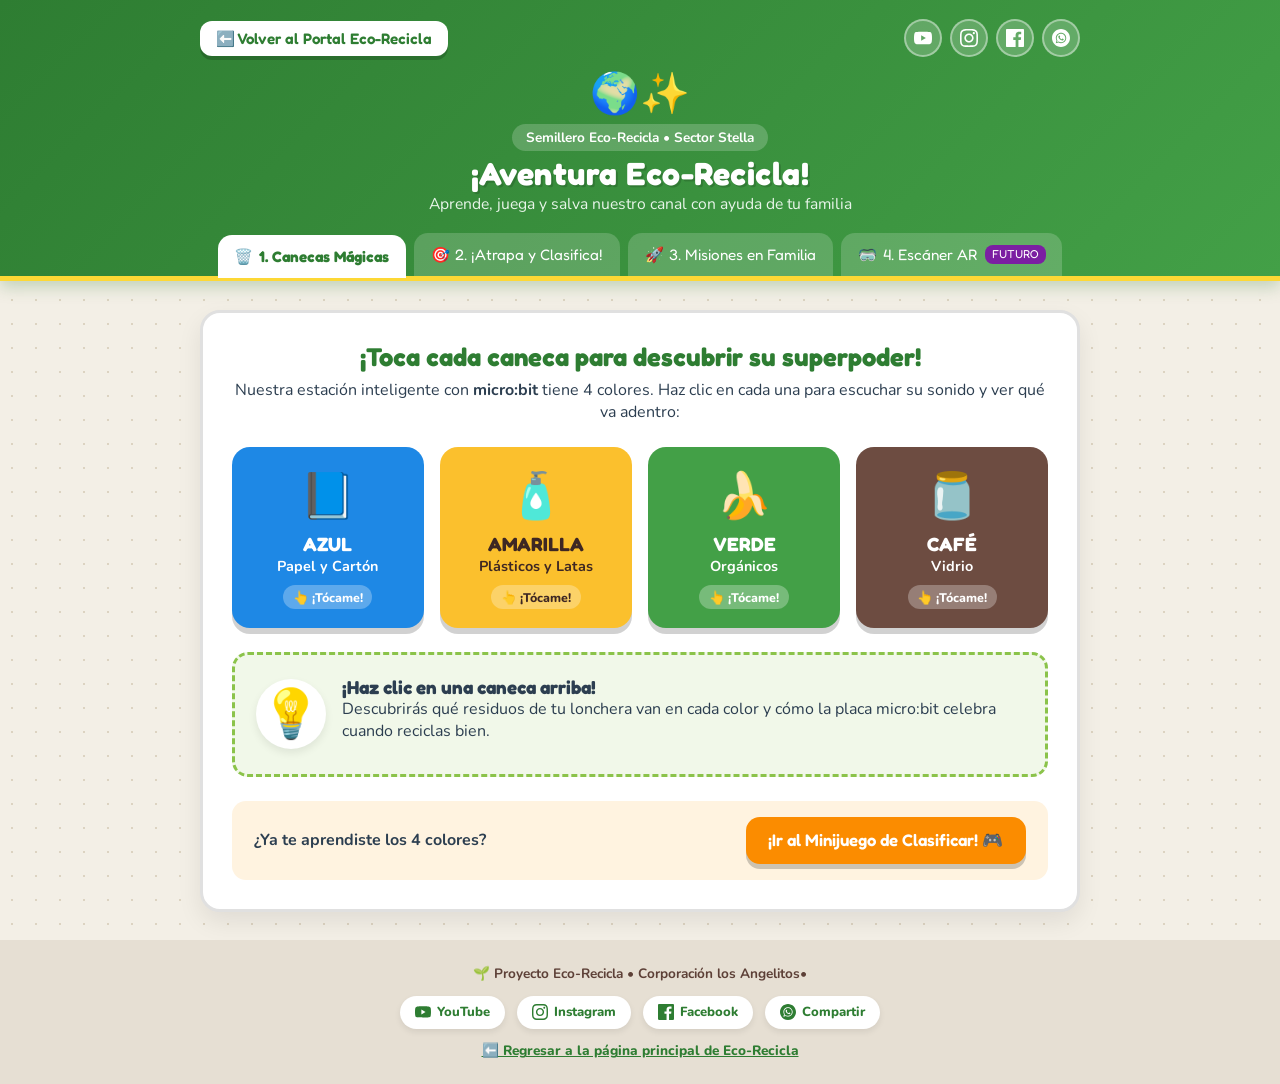
<file: juegos.html>
<!DOCTYPE html>
<html lang="es">
<head>
  <meta charset="UTF-8">
  <meta name="viewport" content="width=device-width, initial-scale=1.0">
  <title>Eco-Recicla Kids • Guardianes del Canal Stella (AR/VR)</title>
  <link rel="preconnect" href="https://fonts.googleapis.com">
  <link rel="preconnect" href="https://fonts.gstatic.com" crossorigin>
  <link href="https://fonts.googleapis.com/css2?family=Fredoka:wght@400;600;700&family=Nunito:wght@400;600;700;800&display=swap" rel="stylesheet">
  <style>
    * { box-sizing: border-box; margin: 0; padding: 0; }
    body {
      font-family: 'Nunito', sans-serif;
      background-color: #f3efe6;
      background-image: radial-gradient(#dcd3c1 1.5px, transparent 1.5px);
      background-size: 24px 24px;
      color: #2c3e50;
      min-height: 100vh;
      display: flex;
      flex-direction: column;
    }
    h1, h2, h3, .bin-color-name, .btn-fun { font-family: 'Fredoka', sans-serif; }

    /* ENCABEZADO Y BARRA SUPERIOR */
    .hero-header {
      background: linear-gradient(135deg, #2e7d32 0%, #43a047 100%);
      color: #ffffff;
      padding: 1.2rem 1rem 0 1rem;
      text-align: center;
      box-shadow: 0 6px 15px rgba(46, 125, 50, 0.25);
      border-bottom: 5px solid #fdd835;
      position: relative;
    }
    .top-nav-bar {
      max-width: 880px;
      margin: 0 auto 0.6rem auto;
      display: flex;
      justify-content: space-between;
      align-items: center;
      flex-wrap: wrap;
      gap: 0.6rem;
    }
    .btn-home-back {
      display: inline-flex;
      align-items: center;
      gap: 0.4rem;
      background-color: #ffffff;
      color: #2e7d32;
      text-decoration: none;
      font-family: 'Fredoka', sans-serif;
      font-size: 0.95rem;
      font-weight: 600;
      padding: 0.5rem 1rem;
      border-radius: 12px;
      box-shadow: 0 4px 0 rgba(0, 0, 0, 0.18);
      transition: transform 0.15s, background-color 0.2s;
    }
    .btn-home-back:hover { background-color: #f1f8e9; transform: translateY(-2px); }

    /* ICONOS REDES SOCIALES EN ENCABEZADO */
    .social-bar {
      display: flex;
      align-items: center;
      gap: 0.5rem;
    }
    .social-link {
      width: 38px;
      height: 38px;
      border-radius: 50%;
      background: rgba(255, 255, 255, 0.2);
      color: #ffffff;
      display: inline-flex;
      align-items: center;
      justify-content: center;
      text-decoration: none;
      transition: transform 0.2s, background 0.2s;
      border: 2px solid rgba(255, 255, 255, 0.4);
    }
    .social-link:hover {
      background: #ffffff;
      color: #2e7d32;
      transform: translateY(-3px) scale(1.08);
    }
    .social-link svg { width: 18px; height: 18px; fill: currentColor; }

    .mascot-bubble { font-size: 2.5rem; animation: bounce 2s infinite; display: inline-block; }
    @keyframes bounce { 0%, 100% { transform: translateY(0); } 50% { transform: translateY(-7px); } }
    .pill-badge {
      display: block; width: fit-content; margin: 0.2rem auto;
      background: rgba(255, 255, 255, 0.2); padding: 0.25rem 0.9rem;
      border-radius: 20px; font-size: 0.85rem; font-weight: 700;
    }
    .hero-header h1 { font-size: 2rem; letter-spacing: 0.5px; text-shadow: 2px 2px 0px rgba(0, 0, 0, 0.15); }
    .hero-header p { font-size: 0.98rem; color: #e8f5e9; margin-bottom: 1.1rem; }

    /* PESTAÑAS DE NAVEGACIÓN */
    .tab-nav { display: flex; justify-content: center; gap: 0.5rem; flex-wrap: wrap; max-width: 900px; margin: 0 auto; }
    .tab-btn {
      background: rgba(255, 255, 255, 0.18); color: #ffffff; border: none;
      padding: 0.75rem 1.05rem; border-radius: 14px 14px 0 0;
      font-family: 'Fredoka', sans-serif; font-size: 0.95rem; cursor: pointer;
      transition: all 0.2s; display: flex; align-items: center; gap: 0.35rem;
    }
    .tab-btn:hover { background: rgba(255, 255, 255, 0.3); }
    .tab-btn.active { background: #ffffff; color: #2e7d32; font-weight: 700; transform: translateY(2px); }

    .main-container { max-width: 880px; width: 94%; margin: 1.8rem auto; flex: 1; }
    .tab-panel {
      display: none; background: #ffffff; padding: 1.8rem; border-radius: 20px;
      box-shadow: 0 10px 25px rgba(0, 0, 0, 0.08); border: 3px solid #e0e0e0;
      animation: popIn 0.3s ease;
    }
    .tab-panel.active { display: block; }
    @keyframes popIn { from { opacity: 0; transform: scale(0.97); } to { opacity: 1; transform: scale(1); } }

    .section-intro { text-align: center; margin-bottom: 1.5rem; }
    .section-intro h2 { color: #2e7d32; font-size: 1.6rem; margin-bottom: 0.4rem; }

    /* PESTAÑA 1: CANECAS */
    .bins-showcase { display: grid; grid-template-columns: repeat(auto-fit, minmax(160px, 1fr)); gap: 1rem; margin-bottom: 1.5rem; }
    .bin-card {
      border-radius: 18px; padding: 1.2rem 0.8rem; text-align: center; color: #ffffff;
      cursor: pointer; transition: transform 0.2s, box-shadow 0.2s;
      box-shadow: 0 6px 0 rgba(0,0,0,0.18); position: relative; user-select: none;
    }
    .bin-card:hover { transform: translateY(-6px) scale(1.03); }
    .bin-card:active { transform: translateY(2px); }
    .bin-blue { background: #1e88e5; }
    .bin-yellow { background: #fbc02d; color: #3e2723; }
    .bin-green { background: #43a047; }
    .bin-brown { background: #6d4c41; }
    .bin-emoji { font-size: 2.8rem; margin-bottom: 0.3rem; }
    .bin-color-name { font-size: 1.2rem; font-weight: 700; display: block; }
    .bin-body p { font-size: 0.9rem; font-weight: 700; }
    .tap-hint {
      display: inline-block; margin-top: 0.6rem; background: rgba(255, 255, 255, 0.28);
      padding: 0.2rem 0.6rem; border-radius: 12px; font-size: 0.78rem; font-weight: 800;
    }

    .inspector-box {
      background: #f1f8e9; border: 3px dashed #8bc34a; border-radius: 16px;
      padding: 1.3rem; display: flex; align-items: center; gap: 1rem; margin-bottom: 1.5rem;
    }
    .inspector-icon {
      font-size: 3rem; background: #ffffff; width: 70px; height: 70px; border-radius: 50%;
      display: flex; align-items: center; justify-content: center; flex-shrink: 0;
      box-shadow: 0 4px 8px rgba(0,0,0,0.08);
    }
    .examples-pills { display: flex; flex-wrap: wrap; gap: 0.5rem; margin-top: 0.7rem; }
    .ex-pill {
      background: #ffffff; border: 2px solid #aed581; padding: 0.25rem 0.75rem;
      border-radius: 20px; font-size: 0.85rem; font-weight: 700; color: #33691e;
    }

    .next-step-banner {
      background: #fff3e0; border-radius: 14px; padding: 1rem 1.4rem;
      display: flex; justify-content: space-between; align-items: center; flex-wrap: wrap; gap: 1rem; font-weight: 700;
    }

    .btn-fun {
      border: none; padding: 0.85rem 1.4rem; border-radius: 14px; font-size: 1.05rem;
      font-weight: 600; cursor: pointer; color: #ffffff; transition: transform 0.1s;
      box-shadow: 0 5px 0 rgba(0,0,0,0.2); text-decoration: none; display: inline-block;
    }
    .btn-fun:active { transform: translateY(3px); box-shadow: 0 2px 0 rgba(0,0,0,0.2); }
    .btn-orange { background: #fb8c00; }
    .btn-green-action { background: #43a047; }
    .btn-blue-action { background: #1e88e5; }
    .btn-purple-action { background: #7b1fa2; }
    .btn-gray-action { background: #607d8b; }
    .btn-large { width: 100%; font-size: 1.2rem; padding: 1rem; }

    /* PESTAÑA 2: MINIJUEGO ARCADE */
    .arcade-board { background: #e3f2fd; border-radius: 18px; padding: 1.5rem; border: 3px solid #90caf9; }
    .arcade-hud { display: flex; justify-content: space-between; margin-bottom: 1rem; }
    .hud-pill { background: #ffffff; padding: 0.4rem 1rem; border-radius: 20px; font-weight: 800; color: #1565c0; box-shadow: 0 3px 6px rgba(0,0,0,0.06); }
    .trash-floating-card {
      background: #ffffff; max-width: 340px; margin: 0 auto 1.2rem auto; padding: 1.3rem;
      border-radius: 20px; text-align: center; box-shadow: 0 8px 18px rgba(0,0,0,0.1); border: 3px solid #bbdefb;
    }
    .trash-big-emoji { font-size: 4rem; display: block; animation: wiggle 1.5s infinite; }
    @keyframes wiggle { 0%, 100% { transform: rotate(-4deg); } 50% { transform: rotate(4deg); } }
    .trash-question {
      display: inline-block; margin-top: 0.4rem; background: #fff9c4; padding: 0.2rem 0.7rem;
      border-radius: 10px; font-size: 0.85rem; font-weight: 700; color: #f57f17;
    }
    .arcade-toast { text-align: center; min-height: 28px; font-weight: 800; font-size: 1rem; margin-bottom: 1rem; }
    .arcade-bins-row { display: grid; grid-template-columns: repeat(4, 1fr); gap: 0.7rem; }
    .arcade-bin-btn {
      border: none; border-radius: 14px; padding: 0.8rem 0.4rem; color: #ffffff;
      font-family: 'Fredoka', sans-serif; font-size: 1rem; cursor: pointer;
      box-shadow: 0 5px 0 rgba(0,0,0,0.2); transition: transform 0.1s;
    }
    .arcade-bin-btn span { font-size: 1.8rem; display: block; }
    .arcade-bin-btn small { font-family: 'Nunito', sans-serif; font-size: 0.75rem; font-weight: 700; }
    .arcade-bin-btn:active { transform: translateY(3px); }
    .bg-blue { background: #1e88e5; }
    .bg-yellow { background: #fbc02d; color: #3e2723; }
    .bg-green { background: #43a047; }
    .bg-brown { background: #6d4c41; }
    .arcade-end-screen { text-align: center; padding: 1.5rem; background: #ffffff; border-radius: 16px; }
    .trophy-anim { font-size: 3.5rem; }
    .arcade-end-btns { display: flex; justify-content: center; gap: 1rem; margin-top: 1.2rem; flex-wrap: wrap; }

    /* PESTAÑA 3: MISIONES EN FAMILIA */
    .mission-card { display: none; }
    .mission-card.active { display: block; }
    .welcome-hero { text-align: center; margin-bottom: 1.5rem; }
    .hero-emoji { font-size: 3rem; }
    .welcome-hero h2 { color: #2e7d32; font-size: 1.6rem; margin: 0.4rem 0; }
    .kid-input-box { background: #f9fbe7; padding: 1.2rem; border-radius: 14px; border: 2px solid #c5e1a5; margin-bottom: 1.2rem; }
    .kid-input-box label { display: block; font-weight: 800; margin-bottom: 0.5rem; color: #33691e; }
    .kid-input-box input { width: 100%; padding: 0.8rem 1rem; border-radius: 10px; border: 2px solid #9ccc65; font-size: 1.05rem; font-family: inherit; }
    .error-text { color: #d32f2f; font-weight: 700; }
    .family-box-kid {
      background: #fff8e1; border: 2px solid #ffe082; border-left: 6px solid #ffb300;
      border-radius: 12px; padding: 1rem; display: flex; gap: 0.8rem; align-items: flex-start; margin-bottom: 1.3rem;
    }
    .fam-icon { font-size: 2rem; }
    .mission-top-bar { display: flex; justify-content: space-between; align-items: center; flex-wrap: wrap; gap: 0.5rem; margin-bottom: 0.8rem; }
    .player-badge, .area-badge, .stars-badge { padding: 0.35rem 0.8rem; border-radius: 20px; font-size: 0.88rem; font-weight: 700; }
    .player-badge { background: #e8f5e9; color: #2e7d32; }
    .area-badge { background: #e0f7fa; color: #00838f; }
    .stars-badge { background: #fff9c4; color: #f57f17; }
    .kid-progress-track { height: 14px; background: #eeeeee; border-radius: 10px; overflow: hidden; margin-bottom: 0.4rem; }
    .kid-progress-fill { height: 100%; width: 0%; background: linear-gradient(90deg, #66bb6a, #fbc02d); transition: width 0.4s ease; }
    .step-label { font-size: 0.85rem; font-weight: 700; color: #757575; margin-bottom: 0.8rem; }
    .m-title { color: #1b5e20; font-size: 1.35rem; margin-bottom: 0.6rem; }
    .story-bubble { background: #f5f5f5; padding: 1rem 1.2rem; border-radius: 14px; font-size: 1.02rem; font-weight: 600; margin-bottom: 1.2rem; }
    .kid-options-list { display: flex; flex-direction: column; gap: 0.8rem; margin-bottom: 1.2rem; }
    .option-btn {
      background: #ffffff; border: 2.5px solid #cfd8dc; padding: 1rem; border-radius: 14px;
      font-family: inherit; font-size: 0.98rem; font-weight: 700; text-align: left; cursor: pointer; transition: all 0.2s;
    }
    .option-btn:hover:not(:disabled) { border-color: #66bb6a; background: #f1f8e9; transform: translateX(4px); }
    .option-btn.correct { background: #c8e6c9; border-color: #2e7d32; color: #1b5e20; }
    .option-btn.wrong { background: #ffcdd2; border-color: #c62828; color: #b71c1c; }
    .kid-feedback { background: #e8f5e9; border: 2px solid #81c784; border-radius: 14px; padding: 1.2rem; }
    .kid-feedback p { margin-bottom: 1rem; font-size: 0.96rem; }

    .diploma-frame { border: 6px double #43a047; border-radius: 20px; padding: 1.8rem; text-align: center; background: #fafffa; }
    .diploma-medal { font-size: 3.8rem; }
    .diploma-tag { background: #fdd835; color: #3e2723; font-weight: 800; padding: 0.25rem 0.9rem; border-radius: 20px; font-size: 0.85rem; }
    .diploma-frame h2 { color: #2e7d32; font-size: 1.7rem; margin: 0.7rem 0; }
    .final-stars-box { background: #e8f5e9; padding: 0.9rem; border-radius: 14px; margin: 1rem auto; max-width: 320px; }
    .final-stars-box strong { font-size: 1.6rem; color: #2e7d32; }
    .rank-pill { margin-top: 0.4rem; font-weight: 800; color: #ef6c00; }
    .diploma-msg { font-size: 0.98rem; margin-bottom: 1.2rem; }
    .family-pact { background: #fff8e1; border: 2px dashed #ffb300; border-radius: 12px; padding: 1rem; margin-bottom: 1.5rem; }
    .diploma-actions { display: flex; justify-content: center; gap: 1rem; flex-wrap: wrap; }

    /* ======================================================= */
    /* PESTAÑA 4: ESCÁNER AR (REALIDAD AUMENTADA) Y PROYECCIÓN */
    /* ======================================================= */
    .ar-badge-new {
      background: #7b1fa2;
      color: #ffffff;
      font-size: 0.72rem;
      padding: 0.15rem 0.45rem;
      border-radius: 8px;
      margin-left: 0.2rem;
    }
    .ar-container {
      background: #1a2332;
      border-radius: 20px;
      padding: 1.5rem;
      color: #ffffff;
      text-align: center;
      border: 4px solid #7b1fa2;
      box-shadow: 0 12px 25px rgba(123, 31, 162, 0.25);
    }
    .ar-viewport {
      position: relative;
      width: 100%;
      max-width: 560px;
      height: 340px;
      margin: 1rem auto;
      border-radius: 16px;
      overflow: hidden;
      background: #0d131d;
      border: 3px solid #00e676;
      display: flex;
      align-items: center;
      justify-content: center;
    }
    #ar-video {
      width: 100%;
      height: 100%;
      object-fit: cover;
      display: none;
    }
    .ar-placeholder {
      padding: 1.5rem;
      color: #b0bec5;
    }
    .ar-placeholder span { font-size: 3.5rem; display: block; margin-bottom: 0.5rem; }
    
    /* Visor holográfico AR superpuesto */
    .ar-hud-overlay {
      position: absolute;
      inset: 0;
      pointer-events: none;
      display: flex;
      flex-direction: column;
      justify-content: space-between;
      padding: 1rem;
    }
    .ar-scanner-frame {
      width: 210px;
      height: 150px;
      margin: auto;
      border: 3px dashed #00e676;
      border-radius: 18px;
      position: relative;
      box-shadow: 0 0 20px rgba(0, 230, 118, 0.3);
      animation: pulseFrame 2s infinite;
    }
    @keyframes pulseFrame {
      0%, 100% { transform: scale(1); border-color: #00e676; }
      50% { transform: scale(1.04); border-color: #fdd835; }
    }
    .ar-hologram-card {
      background: rgba(13, 19, 29, 0.85);
      backdrop-filter: blur(6px);
      border: 2px solid #00e676;
      border-radius: 14px;
      padding: 0.8rem 1rem;
      color: #ffffff;
      max-width: 90%;
      margin: 0 auto;
    }
    .ar-hologram-card h4 { color: #00e676; font-family: 'Fredoka', sans-serif; font-size: 1.1rem; }
    .ar-hologram-card p { font-size: 0.88rem; margin-top: 0.2rem; }

    .ar-sim-controls {
      display: flex;
      justify-content: center;
      gap: 0.6rem;
      flex-wrap: wrap;
      margin-top: 1rem;
    }
    .ar-chip {
      background: rgba(255, 255, 255, 0.14);
      border: 1.5px solid rgba(255, 255, 255, 0.35);
      color: #ffffff;
      padding: 0.45rem 0.9rem;
      border-radius: 20px;
      font-family: 'Nunito', sans-serif;
      font-weight: 700;
      font-size: 0.85rem;
      cursor: pointer;
      transition: all 0.2s;
    }
    .ar-chip:hover { background: #00e676; color: #0d131d; }

    .scalability-box {
      background: #f3e5f5;
      border-left: 6px solid #8e24aa;
      border-radius: 12px;
      padding: 1.1rem;
      margin-top: 1.5rem;
      text-align: left;
      color: #4a148c;
      font-size: 0.92rem;
    }

    /* PIE DE PÁGINA CON REDES SOCIALES */
    .hidden { display: none !important; }
    .kid-footer {
      text-align: center;
      padding: 1.5rem 1rem;
      background: #e6dfd3;
      font-size: 0.85rem;
      font-weight: 700;
      color: #5d4037;
    }
    .footer-socials {
      display: flex;
      justify-content: center;
      gap: 0.8rem;
      margin: 0.8rem 0;
    }
    .footer-social-btn {
      display: inline-flex;
      align-items: center;
      gap: 0.4rem;
      background: #ffffff;
      color: #2e7d32;
      padding: 0.45rem 0.9rem;
      border-radius: 20px;
      text-decoration: none;
      font-size: 0.82rem;
      font-weight: 800;
      box-shadow: 0 3px 6px rgba(0,0,0,0.08);
      transition: transform 0.2s;
    }
    .footer-social-btn:hover { transform: translateY(-2px); background: #2e7d32; color: #ffffff; }
    .footer-social-btn svg { width: 16px; height: 16px; fill: currentColor; }
    .footer-back-wrap { margin-top: 0.6rem; }
    .footer-back-link { color: #2e7d32; text-decoration: underline; font-weight: 800; }

    @media (max-width: 600px) {
      .arcade-bins-row { grid-template-columns: repeat(2, 1fr); }
      .inspector-box { flex-direction: column; text-align: center; }
      .examples-pills { justify-content: center; }
      .ar-viewport { height: 280px; }
    }
  </style>
</head>
<body>

  <header class="hero-header">
    <!-- BARRA SUPERIOR: VOLVER + REDES SOCIALES -->
    <div class="top-nav-bar">
      <a href="index.html" class="btn-home-back">⬅️ Volver al Portal Eco-Recicla</a>
      
      <div class="social-bar" aria-label="Redes Sociales Eco-Recicla">
        <!-- YouTube -->
        <a href="https://www.youtube.com" target="_blank" rel="noopener" class="social-link" title="Canal YouTube Eco-Recicla">
          <svg viewBox="0 0 24 24"><path d="M23.498 6.186a3.016 3.016 0 0 0-2.122-2.136C19.505 3.545 12 3.545 12 3.545s-7.505 0-9.377.505A3.017 3.017 0 0 0 .502 6.186C0 8.07 0 12 0 12s0 3.93.502 5.814a3.016 3.016 0 0 0 2.122 2.136c1.871.505 9.376.505 9.376.505s7.505 0 9.377-.505a3.015 3.015 0 0 0 2.122-2.136C24 15.93 24 12 24 12s0-3.93-.502-5.814zM9.545 15.568V8.432L15.818 12l-6.273 3.568z"/></svg>
        </a>
        <!-- Instagram -->
        <a href="https://www.instagram.com" target="_blank" rel="noopener" class="social-link" title="Instagram Semillero Ambiental">
          <svg viewBox="0 0 24 24"><path d="M12 2.163c3.204 0 3.584.012 4.85.07 3.252.148 4.771 1.691 4.919 4.919.058 1.265.069 1.645.069 4.849 0 3.205-.012 3.584-.069 4.849-.149 3.225-1.664 4.771-4.919 4.919-1.266.058-1.644.07-4.85.07-3.204 0-3.584-.012-4.849-.07-3.26-.149-4.771-1.699-4.919-4.92-.058-1.265-.07-1.644-.07-4.849 0-3.204.013-3.583.07-4.849.149-3.227 1.664-4.771 4.919-4.919 1.266-.057 1.645-.069 4.849-.069zm0-2.163c-3.259 0-3.667.014-4.947.072-4.358.2-6.78 2.618-6.98 6.98-.059 1.281-.073 1.689-.073 4.948 0 3.259.014 3.668.072 4.948.2 4.358 2.618 6.78 6.98 6.98 1.281.058 1.689.072 4.948.072 3.259 0 3.668-.014 4.948-.072 4.354-.2 6.782-2.618 6.979-6.98.059-1.28.073-1.689.073-4.948 0-3.259-.014-3.667-.072-4.947-.196-4.354-2.617-6.78-6.979-6.98-1.281-.059-1.69-.073-4.949-.073zm0 5.838c-3.403 0-6.162 2.759-6.162 6.162s2.759 6.163 6.162 6.163 6.162-2.759 6.162-6.163c0-3.403-2.759-6.162-6.162-6.162zm0 10.162c-2.209 0-4-1.79-4-4 0-2.209 1.791-4 4-4s4 1.791 4 4c0 2.21-1.791 4-4 4zm6.406-11.845c-.796 0-1.441.645-1.441 1.44s.645 1.44 1.441 1.44c.795 0 1.439-.645 1.439-1.44s-.644-1.44-1.439-1.44z"/></svg>
        </a>
        <!-- Facebook -->
        <a href="https://www.facebook.com" target="_blank" rel="noopener" class="social-link" title="Facebook Institucional">
          <svg viewBox="0 0 24 24"><path d="M22.675 0h-21.35c-.732 0-1.325.593-1.325 1.325v21.351c0 .731.593 1.324 1.325 1.324h11.495v-9.294h-3.128v-3.622h3.128v-2.671c0-3.1 1.893-4.788 4.659-4.788 1.325 0 2.463.099 2.795.143v3.24l-1.918.001c-1.504 0-1.795.715-1.795 1.763v2.313h3.587l-.467 3.622h-3.12v9.293h6.116c.73 0 1.323-.593 1.323-1.325v-21.35c0-.732-.593-1.325-1.325-1.325z"/></svg>
        </a>
        <!-- WhatsApp -->
        <a href="https://wa.me/?text=¡Mira%20el%20juego%20educativo%20Eco-Recicla%20del%20Sector%20Stella!" target="_blank" rel="noopener" class="social-link" title="Compartir por WhatsApp">
          <svg viewBox="0 0 24 24"><path d="M12.031 6.172c-3.181 0-5.767 2.586-5.768 5.766-.001 1.298.38 2.27 1.019 3.287l-.582 2.128 2.182-.573c.978.58 1.911.928 3.145.929 3.178 0 5.767-2.587 5.768-5.766.001-3.187-2.575-5.77-5.764-5.771zm3.392 8.244c-.144.405-.837.774-1.17.824-.299.045-.677.063-1.092-.069-.252-.08-.575-.187-.988-.365-1.739-.751-2.874-2.502-2.961-2.617-.087-.116-.708-.94-.708-1.793s.448-1.273.607-1.446c.159-.173.346-.217.462-.217l.332.006c.106.005.249-.04.39.298.144.347.491 1.2.534 1.287.043.087.072.188.014.304-.058.116-.087.188-.173.289l-.26.304c-.087.086-.177.18-.076.354.101.174.449.741.964 1.201.662.591 1.221.774 1.394.86s.274.072.376-.043c.101-.116.433-.506.549-.68.116-.173.231-.145.39-.087s1.011.477 1.184.564.289.13.332.202c.045.072.045.419-.1.824zm-3.423-14.416c-6.627 0-12 5.373-12 12s5.373 12 12 12 12-5.373 12-12-5.373-12-12-12zm.029 18.88c-1.161 0-2.305-.292-3.318-.844l-3.677.964.984-3.595c-.607-1.052-.927-2.246-.926-3.468.001-3.825 3.113-6.937 6.937-6.937 1.856.001 3.598.723 4.907 2.034 1.31 1.311 2.031 3.054 2.03 4.908-.001 3.825-3.113 6.938-6.937 6.938z"/></svg>
        </a>
      </div>
    </div>

    <div class="header-content">
      <div class="mascot-bubble">🌍✨</div>
      <span class="pill-badge">Semillero Eco-Recicla • Sector Stella</span>
      <h1>¡Aventura Eco-Recicla!</h1>
      <p>Aprende, juega y salva nuestro canal con ayuda de tu familia</p>
    </div>

    <nav class="tab-nav">
      <button type="button" class="tab-btn active" data-target="tab-bins" onclick="switchTab('tab-bins')">
        <span class="tab-icon">🗑️</span> 1. Canecas Mágicas
      </button>
      <button type="button" class="tab-btn" data-target="tab-sort" onclick="switchTab('tab-sort')">
        <span class="tab-icon">🎯</span> 2. ¡Atrapa y Clasifica!
      </button>
      <button type="button" class="tab-btn" data-target="tab-missions" onclick="switchTab('tab-missions')">
        <span class="tab-icon">🚀</span> 3. Misiones en Familia
      </button>
      <button type="button" class="tab-btn" data-target="tab-ar" onclick="switchTab('tab-ar')">
        <span class="tab-icon">🥽</span> 4. Escáner AR <span class="ar-badge-new">FUTURO</span>
      </button>
    </nav>
  </header>

  <main class="main-container">

    <!-- PESTAÑA 1 -->
    <section id="tab-bins" class="tab-panel active">
      <div class="section-intro">
        <h2>¡Toca cada caneca para descubrir su superpoder!</h2>
        <p>Nuestra estación inteligente con <strong>micro:bit</strong> tiene 4 colores. Haz clic en cada una para escuchar su sonido y ver qué va adentro:</p>
      </div>

      <div class="bins-showcase">
        <div class="bin-card bin-blue" onclick="inspectBin('azul')">
          <div class="bin-emoji">📘</div>
          <div class="bin-body">
            <span class="bin-color-name">AZUL</span>
            <p>Papel y Cartón</p>
          </div>
          <span class="tap-hint">👆 ¡Tócame!</span>
        </div>

        <div class="bin-card bin-yellow" onclick="inspectBin('amarilla')">
          <div class="bin-emoji">🧴</div>
          <div class="bin-body">
            <span class="bin-color-name">AMARILLA</span>
            <p>Plásticos y Latas</p>
          </div>
          <span class="tap-hint">👆 ¡Tócame!</span>
        </div>

        <div class="bin-card bin-green" onclick="inspectBin('verde')">
          <div class="bin-emoji">🍌</div>
          <div class="bin-body">
            <span class="bin-color-name">VERDE</span>
            <p>Orgánicos</p>
          </div>
          <span class="tap-hint">👆 ¡Tócame!</span>
        </div>

        <div class="bin-card bin-brown" onclick="inspectBin('cafe')">
          <div class="bin-emoji">🫙</div>
          <div class="bin-body">
            <span class="bin-color-name">CAFÉ</span>
            <p>Vidrio</p>
          </div>
          <span class="tap-hint">👆 ¡Tócame!</span>
        </div>
      </div>

      <div id="bin-inspector" class="inspector-box">
        <div class="inspector-icon" id="insp-icon">💡</div>
        <div class="inspector-details">
          <h3 id="insp-title">¡Haz clic en una caneca arriba!</h3>
          <p id="insp-desc">Descubrirás qué residuos de tu lonchera van en cada color y cómo la placa micro:bit celebra cuando reciclas bien.</p>
          <div id="insp-examples" class="examples-pills"></div>
        </div>
      </div>

      <div class="next-step-banner">
        <p>¿Ya te aprendiste los 4 colores?</p>
        <button type="button" class="btn-fun btn-orange" onclick="switchTab('tab-sort')">¡Ir al Minijuego de Clasificar! 🎮</button>
      </div>
    </section>

    <!-- PESTAÑA 2 -->
    <section id="tab-sort" class="tab-panel">
      <div class="section-intro">
        <h2>🎮 Minijuego: ¡Limpia el Patio de Recreo!</h2>
        <p>Mira el residuo que apareció en el patio y haz clic en la caneca del color correcto antes de que el viento lo lleve al canal.</p>
      </div>

      <div class="arcade-board">
        <div class="arcade-hud">
          <div class="hud-pill">⭐ Aciertos: <span id="sort-score">0</span> / <span id="sort-total">8</span></div>
          <div class="hud-pill">🔥 Racha: <span id="sort-streak">0</span></div>
        </div>

        <div id="arcade-play-area" class="arcade-stage">
          <div id="trash-card" class="trash-floating-card">
            <span id="trash-emoji" class="trash-big-emoji">🍌</span>
            <h3 id="trash-name">Cáscara de Banano</h3>
            <span class="trash-question">¿En qué caneca va?</span>
          </div>

          <div id="arcade-feedback" class="arcade-toast"></div>

          <div class="arcade-bins-row">
            <button type="button" class="arcade-bin-btn bg-blue" onclick="checkSort('azul')">
              <span>📘</span> Azul<br><small>Papel/Cartón</small>
            </button>
            <button type="button" class="arcade-bin-btn bg-yellow" onclick="checkSort('amarilla')">
              <span>🧴</span> Amarilla<br><small>Plástico/Metal</small>
            </button>
            <button type="button" class="arcade-bin-btn bg-green" onclick="checkSort('verde')">
              <span>🍌</span> Verde<br><small>Orgánico</small>
            </button>
            <button type="button" class="arcade-bin-btn bg-brown" onclick="checkSort('cafe')">
              <span>🫙</span> Café<br><small>Vidrio</small>
            </button>
          </div>
        </div>

        <div id="arcade-end" class="arcade-end-screen hidden">
          <div class="trophy-anim">🏆🎉</div>
          <h3>¡Patio Limpio, Guardián!</h3>
          <p id="arcade-end-msg"></p>
          <div class="arcade-end-btns">
            <button type="button" class="btn-fun btn-blue-action" onclick="initSortGame()">🔄 Jugar otra vez</button>
            <button type="button" class="btn-fun btn-green-action" onclick="switchTab('tab-missions')">🚀 Pasar a las Misiones en Familia</button>
          </div>
        </div>
      </div>
    </section>

    <!-- PESTAÑA 3 -->
    <section id="tab-missions" class="tab-panel">
      <div id="screen-welcome" class="mission-card active">
        <div class="welcome-hero">
          <span class="hero-emoji">🦸‍♂️🦸‍♀️</span>
          <h2>Misiones de Guardianes del Territorio</h2>
          <p>Como decía el maestro <strong>Paulo Freire</strong>: <em>"La educación no cambia el mundo, cambia a las personas que van a cambiar el mundo"</em>. ¡Resuelve estos 4 retos junto a tu familia!</p>
        </div>

        <div class="kid-input-box">
          <label for="student-name">✍️ Escribe tu nombre de Guardián Ecológico:</label>
          <input type="text" id="student-name" placeholder="Ej. Sofía Martínez" autocomplete="off">
          <small id="name-error" class="error-text"></small>
        </div>

        <div class="family-box-kid">
          <span class="fam-icon">👨‍👩‍👧‍👦</span>
          <div>
            <strong>¡Atención Papá, Mamá o Acudiente!</strong>
            <p>En cada misión hay una pregunta especial para conversar en familia y cuidar nuestro barrio Sector Stella.</p>
          </div>
        </div>

        <button type="button" id="btn-start" class="btn-fun btn-green-action btn-large" onclick="startMissions()">🚀 ¡Comenzar Misiones!</button>
      </div>

      <div id="screen-game" class="mission-card">
        <div class="mission-top-bar">
          <div class="player-badge">🦸 <strong id="display-player-name"></strong></div>
          <div class="area-badge" id="current-area">Área</div>
          <div class="stars-badge">⭐ <strong id="score">0</strong> pts</div>
        </div>

        <div class="kid-progress-track">
          <div id="progress-bar" class="kid-progress-fill"></div>
        </div>
        <p class="step-label">Misión <span id="current-step">1</span> de <span id="total-steps">4</span></p>

        <h3 id="mission-title" class="m-title">Título</h3>
        <div class="story-bubble">
          <p id="mission-scenario"></p>
        </div>

        <div class="family-box-kid">
          <span class="fam-icon">💬</span>
          <div>
            <strong>Pregunta para conversar en Familia:</strong>
            <p id="family-prompt"></p>
          </div>
        </div>

        <div id="options-container" class="kid-options-list"></div>

        <div id="feedback-box" class="kid-feedback hidden">
          <p id="feedback-text"></p>
          <button type="button" id="btn-next" class="btn-fun btn-orange" onclick="nextMission()">Siguiente Misión ➡️</button>
        </div>
      </div>

      <div id="screen-results" class="mission-card">
        <div class="diploma-frame">
          <div class="diploma-medal">🏅</div>
          <span class="diploma-tag">DIPLOMA OFICIAL ECO-RECICLA</span>
          <h2>¡Felicitaciones, <span id="final-student-name"></span>!</h2>
          
          <div class="final-stars-box">
            <span>Puntaje Total:</span>
            <strong id="final-score">0</strong> / 100 Puntos
            <div id="final-badge" class="rank-pill"></div>
          </div>

          <p id="final-reflection" class="diploma-msg"></p>

          <div class="family-pact">
            <h4>🤝 Compromiso de nuestra Familia esta semana:</h4>
            <p>Separar en casa las botellas plásticas y mantener limpia nuestra cuadra para proteger los canales del Sector Stella.</p>
          </div>

          <div class="diploma-actions">
            <button type="button" id="btn-restart" class="btn-fun btn-blue-action" onclick="restartMissions()">🔄 Volver a Jugar</button>
            <button type="button" onclick="window.print()" class="btn-fun btn-green-action">🖨️ Imprimir mi Diploma</button>
            <a href="index.html" class="btn-fun btn-gray-action">🏠 Volver al Inicio</a>
          </div>
        </div>
      </div>
    </section>

    <!-- ================================================= -->
    <!-- PESTAÑA 4: REALIDAD AUMENTADA (AR) Y ESCALABILIDAD -->
    <!-- ================================================= -->
    <section id="tab-ar" class="tab-panel">
      <div class="section-intro">
        <h2>🥽 Visor de Realidad Aumentada (WebAR)</h2>
        <p>Enciende la cámara de tu celular o computador y apunta hacia un residuo o hacia las canecas de tu salón para ver su proyección inteligente.</p>
      </div>

      <div class="ar-container">
        <button type="button" id="btn-toggle-ar" class="btn-fun btn-purple-action" onclick="toggleARCamera()">📷 Activar Cámara AR en Vivo</button>

        <div class="ar-viewport">
          <video id="ar-video" autoplay playsinline></video>
          
          <div id="ar-placeholder" class="ar-placeholder">
            <span>📡</span>
            <p>Cámara en espera. Pulsa <strong>"Activar Cámara AR"</strong> arriba o prueba los filtros holográficos abajo.</p>
          </div>

          <div class="ar-hud-overlay">
            <div class="ar-scanner-frame"></div>
            <div class="ar-hologram-card" id="ar-hologram-info">
              <h4>🔍 Escáner Eco-Vision Listo</h4>
              <p>Selecciona un objeto abajo para simular la detección inteligente con sensores e IA.</p>
            </div>
          </div>
        </div>

        <p style="font-size: 0.85rem; color: #cfd8dc;">Simulador de reconocimiento de objetos en tiempo real:</p>
        <div class="ar-sim-controls">
          <button type="button" class="ar-chip" onclick="simulateARObject('botella')">🧴 Botella Plástica</button>
          <button type="button" class="ar-chip" onclick="simulateARObject('banano')">🍌 Cáscara Orgánica</button>
          <button type="button" class="ar-chip" onclick="simulateARObject('carton')">📦 Caja de Cartón</button>
          <button type="button" class="ar-chip" onclick="simulateARObject('canal')">🌊 Canal Sector Stella</button>
        </div>
      </div>

      <div class="scalability-box">
        <h4>🚀 Proyección de Escalabilidad Tecnológica (Fase II):</h4>
        <p>Este módulo demuestra la arquitectura abierta de <strong>Eco-Recicla</strong> para escalar hacia <strong>Realidad Aumentada (WebAR)</strong> mediante marcadores QR pegados en las canecas físicas de la escuela y <strong>Visión Artificial (Teachable Machine)</strong> conectada a la placa <strong>micro:bit</strong>.</p>
      </div>
    </section>

  </main>

  <footer class="kid-footer">
    <p>🌱 Proyecto Eco-Recicla • Corporación los Angelitos• </p>
    
    <!-- ENLACES REDES SOCIALES EN PIE DE PÁGINA -->
    <div class="footer-socials">
      <a href="https://www.youtube.com" target="_blank" rel="noopener" class="footer-social-btn">
        <svg viewBox="0 0 24 24"><path d="M23.498 6.186a3.016 3.016 0 0 0-2.122-2.136C19.505 3.545 12 3.545 12 3.545s-7.505 0-9.377.505A3.017 3.017 0 0 0 .502 6.186C0 8.07 0 12 0 12s0 3.93.502 5.814a3.016 3.016 0 0 0 2.122 2.136c1.871.505 9.376.505 9.376.505s7.505 0 9.377-.505a3.015 3.015 0 0 0 2.122-2.136C24 15.93 24 12 24 12s0-3.93-.502-5.814zM9.545 15.568V8.432L15.818 12l-6.273 3.568z"/></svg>
        YouTube
      </a>
      <a href="https://www.instagram.com" target="_blank" rel="noopener" class="footer-social-btn">
        <svg viewBox="0 0 24 24"><path d="M12 2.163c3.204 0 3.584.012 4.85.07 3.252.148 4.771 1.691 4.919 4.919.058 1.265.069 1.645.069 4.849 0 3.205-.012 3.584-.069 4.849-.149 3.225-1.664 4.771-4.919 4.919-1.266.058-1.644.07-4.85.07-3.204 0-3.584-.012-4.849-.07-3.26-.149-4.771-1.699-4.919-4.92-.058-1.265-.07-1.644-.07-4.849 0-3.204.013-3.583.07-4.849.149-3.227 1.664-4.771 4.919-4.919 1.266-.057 1.645-.069 4.849-.069zm0-2.163c-3.259 0-3.667.014-4.947.072-4.358.2-6.78 2.618-6.98 6.98-.059 1.281-.073 1.689-.073 4.948 0 3.259.014 3.668.072 4.948.2 4.358 2.618 6.78 6.98 6.98 1.281.058 1.689.072 4.948.072 3.259 0 3.668-.014 4.948-.072 4.354-.2 6.782-2.618 6.979-6.98.059-1.28.073-1.689.073-4.948 0-3.259-.014-3.667-.072-4.947-.196-4.354-2.617-6.78-6.979-6.98-1.281-.059-1.69-.073-4.949-.073zm0 5.838c-3.403 0-6.162 2.759-6.162 6.162s2.759 6.163 6.162 6.163 6.162-2.759 6.162-6.163c0-3.403-2.759-6.162-6.162-6.162zm0 10.162c-2.209 0-4-1.79-4-4 0-2.209 1.791-4 4-4s4 1.791 4 4c0 2.21-1.791 4-4 4zm6.406-11.845c-.796 0-1.441.645-1.441 1.44s.645 1.44 1.441 1.44c.795 0 1.439-.645 1.439-1.44s-.644-1.44-1.439-1.44z"/></svg>
        Instagram
      </a>
      <a href="https://www.facebook.com" target="_blank" rel="noopener" class="footer-social-btn">
        <svg viewBox="0 0 24 24"><path d="M22.675 0h-21.35c-.732 0-1.325.593-1.325 1.325v21.351c0 .731.593 1.324 1.325 1.324h11.495v-9.294h-3.128v-3.622h3.128v-2.671c0-3.1 1.893-4.788 4.659-4.788 1.325 0 2.463.099 2.795.143v3.24l-1.918.001c-1.504 0-1.795.715-1.795 1.763v2.313h3.587l-.467 3.622h-3.12v9.293h6.116c.73 0 1.323-.593 1.323-1.325v-21.35c0-.732-.593-1.325-1.325-1.325z"/></svg>
        Facebook
      </a>
      <a href="https://wa.me/?text=¡Explora%20la%20app%20educativa%20Eco-Recicla!" target="_blank" rel="noopener" class="footer-social-btn">
        <svg viewBox="0 0 24 24"><path d="M12.031 6.172c-3.181 0-5.767 2.586-5.768 5.766-.001 1.298.38 2.27 1.019 3.287l-.582 2.128 2.182-.573c.978.58 1.911.928 3.145.929 3.178 0 5.767-2.587 5.768-5.766.001-3.187-2.575-5.77-5.764-5.771zm3.392 8.244c-.144.405-.837.774-1.17.824-.299.045-.677.063-1.092-.069-.252-.08-.575-.187-.988-.365-1.739-.751-2.874-2.502-2.961-2.617-.087-.116-.708-.94-.708-1.793s.448-1.273.607-1.446c.159-.173.346-.217.462-.217l.332.006c.106.005.249-.04.39.298.144.347.491 1.2.534 1.287.043.087.072.188.014.304-.058.116-.087.188-.173.289l-.26.304c-.087.086-.177.18-.076.354.101.174.449.741.964 1.201.662.591 1.221.774 1.394.86s.274.072.376-.043c.101-.116.433-.506.549-.68.116-.173.231-.145.39-.087s1.011.477 1.184.564.289.13.332.202c.045.072.045.419-.1.824zm-3.423-14.416c-6.627 0-12 5.373-12 12s5.373 12 12 12 12-5.373 12-12-5.373-12-12-12zm.029 18.88c-1.161 0-2.305-.292-3.318-.844l-3.677.964.984-3.595c-.607-1.052-.927-2.246-.926-3.468.001-3.825 3.113-6.937 6.937-6.937 1.856.001 3.598.723 4.907 2.034 1.31 1.311 2.031 3.054 2.03 4.908-.001 3.825-3.113 6.938-6.937 6.938z"/></svg>
        Compartir
      </a>
    </div>

    <div class="footer-back-wrap">
      <a href="index.html" class="footer-back-link">⬅️ Regresar a la página principal de Eco-Recicla</a>
    </div>
  </footer>

  <script>
    let audioCtx = null;
    let arStream = null;

    function getAudioContext() {
      if (!audioCtx) {
        const AudioContextClass = window.AudioContext || window.webkitAudioContext;
        if (AudioContextClass) audioCtx = new AudioContextClass();
      }
      return audioCtx;
    }

    function playTone(freq, type, duration) {
      try {
        const ctx = getAudioContext();
        if (!ctx) return;
        if (ctx.state === 'suspended') ctx.resume();
        const osc = ctx.createOscillator();
        const gain = ctx.createGain();
        osc.type = type;
        osc.frequency.setValueAtTime(freq, ctx.currentTime);
        gain.gain.setValueAtTime(0.12, ctx.currentTime);
        gain.gain.exponentialRampToValueAtTime(0.001, ctx.currentTime + duration);
        osc.connect(gain);
        gain.connect(ctx.destination);
        osc.start();
        osc.stop(ctx.currentTime + duration);
      } catch (e) {}
    }

    function playSuccessSound() {
      playTone(523.25, 'sine', 0.15);
      setTimeout(() => playTone(659.25, 'sine', 0.15), 100);
      setTimeout(() => playTone(783.99, 'sine', 0.25), 200);
    }

    function playErrorSound() {
      playTone(220, 'triangle', 0.25);
      setTimeout(() => playTone(180, 'triangle', 0.3), 150);
    }

    function playPopSound() {
      playTone(440, 'sine', 0.1);
    }

    function switchTab(targetId) {
      playPopSound();
      document.querySelectorAll('.tab-btn').forEach(btn => {
        btn.classList.toggle('active', btn.dataset.target === targetId);
      });
      document.querySelectorAll('.tab-panel').forEach(panel => {
        panel.classList.toggle('active', panel.id === targetId);
      });
    }

    // PESTAÑA 1: CANECAS
    const binData = {
      azul: {
        icon: "📘",
        title: "Caneca Azul: Papel y Cartón Limpios",
        desc: "¡Cuando depositas papel limpio aquí, la micro:bit enciende una luz feliz! Recuerda que no deben estar mojados ni untados de comida.",
        examples: ["📓 Hojas de cuaderno", "📦 Cajas de cartón", "📰 Periódicos", "🛍️ Bolsas de papel"]
      },
      amarilla: {
        icon: "🧴",
        title: "Caneca Amarilla: Plásticos y Latas",
        desc: "Aquí van los envases de tu merienda. Al guardarlos secos evitamos que el viento los lleve a tapar los canales del Sector Stella.",
        examples: ["🥤 Botellas de jugo", "🥫 Latas limpias", "🥡 Vasos plásticos", "🧴 Envases de yogur"]
      },
      verde: {
        icon: "🍌",
        title: "Caneca Verde: Residuos Orgánicos",
        desc: "¡Comida para la tierra! Estos restos se transforman en abono natural para las plantas de nuestra escuela y barrio.",
        examples: ["🍌 Cáscaras de banano", "🍎 Corazón de manzana", "🍊 Cáscaras de naranja", "🍂 Hojas secas"]
      },
      cafe: {
        icon: "🫙",
        title: "Caneca Café: Envases de Vidrio",
        desc: "El vidrio se puede reciclar infinitas veces sin perder calidad. ¡Siempre deposítalo con cuidado y ayuda de un adulto!",
        examples: ["🫙 Frascos de compota", "🍾 Botellas de vidrio", "🥫 Envases de mermelada"]
      }
    };

    function inspectBin(color) {
      playSuccessSound();
      const info = binData[color];
      if (!info) return;
      document.getElementById('insp-icon').textContent = info.icon;
      document.getElementById('insp-title').textContent = info.title;
      document.getElementById('insp-desc').textContent = info.desc;
      
      const exContainer = document.getElementById('insp-examples');
      exContainer.innerHTML = "";
      info.examples.forEach(item => {
        const span = document.createElement('span');
        span.className = 'ex-pill';
        span.textContent = item;
        exContainer.appendChild(span);
      });
    }

    // PESTAÑA 2: MINIJUEGO ARCADE
    const trashItems = [
      { emoji: "🍌", name: "Cáscara de Banano", bin: "verde" },
      { emoji: "🧴", name: "Botella de Agua Plástica", bin: "amarilla" },
      { emoji: "📦", name: "Caja de Jugo de Cartón", bin: "azul" },
      { emoji: "🫙", name: "Frasco de Vidrio", bin: "cafe" },
      { emoji: "🍎", name: "Restos de Manzana", bin: "verde" },
      { emoji: "🥫", name: "Lata de Refresco", bin: "amarilla" },
      { emoji: "📓", name: "Hoja de Cuaderno Usada", bin: "azul" },
      { emoji: "🥤", name: "Vaso Plástico de Merienda", bin: "amarilla" }
    ];

    let sortIndex = 0;
    let sortScore = 0;
    let sortStreak = 0;
    let canClickSort = true;

    function initSortGame() {
      sortIndex = 0;
      sortScore = 0;
      sortStreak = 0;
      canClickSort = true;
      document.getElementById('sort-score').textContent = "0";
      document.getElementById('sort-total').textContent = trashItems.length;
      document.getElementById('sort-streak').textContent = "0";
      document.getElementById('arcade-feedback').textContent = "";
      document.getElementById('arcade-play-area').classList.remove('hidden');
      document.getElementById('arcade-end').classList.add('hidden');
      showCurrentTrash();
    }

    function showCurrentTrash() {
      const item = trashItems[sortIndex];
      document.getElementById('trash-emoji').textContent = item.emoji;
      document.getElementById('trash-name').textContent = item.name;
    }

    function checkSort(chosenBin) {
      if (!canClickSort) return;
      canClickSort = false;

      const currentItem = trashItems[sortIndex];
      const toast = document.getElementById('arcade-feedback');

      if (chosenBin === currentItem.bin) {
        playSuccessSound();
        sortScore++;
        sortStreak++;
        document.getElementById('sort-score').textContent = sortScore;
        document.getElementById('sort-streak').textContent = sortStreak;
        toast.style.color = "#2e7d32";
        toast.textContent = `¡Genial! 🎉 ${currentItem.name} va en la caneca ${chosenBin.toUpperCase()}.`;
      } else {
        playErrorSound();
        sortStreak = 0;
        document.getElementById('sort-streak').textContent = "0";
        toast.style.color = "#c62828";
        toast.textContent = `¡Ups! ${currentItem.name} iba en la caneca ${currentItem.bin.toUpperCase()}.`;
      }

      setTimeout(() => {
        sortIndex++;
        toast.textContent = "";
        canClickSort = true;
        if (sortIndex < trashItems.length) {
          showCurrentTrash();
        } else {
          document.getElementById('arcade-play-area').classList.add('hidden');
          document.getElementById('arcade-end').classList.remove('hidden');
          document.getElementById('arcade-end-msg').textContent = 
            `Lograste clasificar correctamente ${sortScore} de ${trashItems.length} residuos del patio escolar.`;
        }
      }, 1300);
    }

    initSortGame();

    // PESTAÑA 3: MISIONES EN FAMILIA
    const missions = [
      {
        id: 1,
        area: "Ciencias y Tecnología",
        title: "Misión 1: ¡A reciclar en el descanso!",
        scenario: "Suena el timbre del recreo. Tienes una cáscara de banano y una botella plástica de jugo frente a la estación Eco-Recicla.",
        familyPrompt: "Papá o Mamá: ¿Cómo separamos en nuestra cocina las cáscaras de frutas y las botellas plásticas?",
        options: [
          {
            text: "Meter todo junto en la misma caneca para salir rápido a jugar.",
            correct: false,
            feedback: "¡Cuidado! Si mezclamos cáscaras húmedas con plástico, el plástico se ensucia y ya no se puede reciclar."
          },
          {
            text: "La cáscara en la caneca Verde (orgánica) y la botella en la Amarilla (plásticos).",
            correct: true,
            feedback: "¡Súper! Así la micro:bit celebra tu acierto y ayudamos a mantener limpios los canales del barrio."
          },
          {
            text: "Dejar la basura en el suelo del patio para que la recoja el aseo.",
            correct: false,
            feedback: "Como decía Paulo Freire, nuestro colegio y barrio son nuestra casa común: ¡todos somos responsables de cuidarlos!"
          }
        ]
      },
      {
        id: 2,
        area: "Matemáticas Comunitarias",
        title: "Misión 2: Salvando el Canal de Stella",
        scenario: "Si cada familia de nuestra cuadra evita botar 3 botellas plásticas al caño cada día, ¿cuántas botellas salvan 10 familias en 5 días?",
        familyPrompt: "Cuenten juntos en casa: ¿Cuántas botellas plásticas vacías juntan en una semana?",
        options: [
          {
            text: "15 botellas plásticas.",
            correct: false,
            feedback: "¡Casi! Multiplica: 10 familias × 3 botellas = 30 botellas por día. En 5 días son 150 botellas."
          },
          {
            text: "150 botellas plásticas salvadas del caño.",
            correct: true,
            feedback: "¡Matemática ecológica perfecta! 150 botellas menos en el canal evitan inundaciones cuando llueve."
          },
          {
            text: "300 botellas plásticas.",
            correct: false,
            feedback: "Revisa la cuenta: 30 botellas diarias × 5 días nos da 150 botellas."
          }
        ]
      },
      {
        id: 3,
        area: "Convivencia y Paz",
        title: "Misión 3: Mediadores de Paz con los Vecinos",
        scenario: "El viento voló unas bolsas de merienda hacia el andén de un vecino del Sector Stella y está muy enojado. ¿Qué hacemos como Guardianes?",
        familyPrompt: "¿Cómo solucionamos en familia un problema con un vecino usando el diálogo y el respeto?",
        options: [
          {
            text: "Gritarle que nosotros no tenemos la culpa del viento.",
            correct: false,
            feedback: "Gritar agranda el problema. Los buenos mediadores escuchan con respeto y buscan soluciones."
          },
          {
            text: "Pedir disculpas con respeto, recoger las bolsas y comprometer al salón a usar las canecas.",
            correct: true,
            feedback: "¡Excelente mediación! Transformaste un enojo en amistad y trabajo en equipo entre la escuela y el barrio."
          },
          {
            text: "Salir corriendo y escondernos en el salón.",
            correct: false,
            feedback: "Los Guardianes Ecológicos dan la cara con amabilidad y ayudan a resolver los problemas."
          }
        ]
      },
      {
        id: 4,
        area: "Lenguaje y Comunicación",
        title: "Misión 4: Un cartel con amor para nuestro barrio",
        scenario: "Vamos a pintar un cartel para poner cerca del canal de Stella. ¿Cuál frase motiva mejor a todos los vecinos?",
        familyPrompt: "¿Qué frase bonita pondrían en la puerta de su casa para cuidar el agua y el barrio?",
        options: [
          {
            text: "«Prohibido botar basura o llamamos a la policía.»",
            correct: false,
            feedback: "Las amenazas no enseñan con cariño. Es mejor invitar a todos a cuidar lo que es nuestro."
          },
          {
            text: "«El canal y el patio son de todos: cada residuo en su caneca es salud y vida para Stella.»",
            correct: true,
            feedback: "¡Qué gran mensaje! Cuando hablamos con respeto y amor por nuestro barrio, todos se animan a ayudar."
          },
          {
            text: "«No botar basura porque se ve feo.»",
            correct: false,
            feedback: "Además de verse mal, la basura contamina el agua y enferma a las familias. ¡El mensaje debe inspirar vida!"
          }
        ]
      }
    ];

    let currentStepIndex = 0;
    let currentScore = 0;
    let studentName = "";

    document.getElementById("total-steps").textContent = missions.length;

    function startMissions() {
      const inputName = document.getElementById("student-name");
      const errorName = document.getElementById("name-error");
      const nameVal = inputName.value.trim();

      if (!nameVal) {
        playErrorSound();
        errorName.textContent = "👆 ¡Escribe tu nombre primero para darte tu diploma al final!";
        inputName.focus();
        return;
      }

      playSuccessSound();
      errorName.textContent = "";
      studentName = nameVal;
      document.getElementById("display-player-name").textContent = studentName;

      document.getElementById("screen-welcome").classList.remove("active");
      document.getElementById("screen-game").classList.add("active");
      loadMission(currentStepIndex);
    }

    function loadMission(index) {
      const m = missions[index];
      document.getElementById("current-step").textContent = index + 1;
      document.getElementById("current-area").textContent = m.area;
      document.getElementById("mission-title").textContent = m.title;
      document.getElementById("mission-scenario").textContent = m.scenario;
      document.getElementById("family-prompt").textContent = m.familyPrompt;

      document.getElementById("progress-bar").style.width = `${(index / missions.length) * 100}%`;

      const optionsContainer = document.getElementById("options-container");
      const feedbackBox = document.getElementById("feedback-box");
      optionsContainer.innerHTML = "";
      feedbackBox.classList.add("hidden");

      m.options.forEach(opt => {
        const btn = document.createElement("button");
        btn.type = "button";
        btn.className = "option-btn";
        btn.textContent = opt.text;
        btn.onclick = () => handleSelectOption(opt, btn, m);
        optionsContainer.appendChild(btn);
      });
    }

    function handleSelectOption(selectedOpt, selectedBtn, mission) {
      const buttons = document.querySelectorAll("#options-container .option-btn");
      buttons.forEach(b => b.disabled = true);

      const feedbackText = document.getElementById("feedback-text");

      if (selectedOpt.correct) {
        playSuccessSound();
        selectedBtn.classList.add("correct");
        currentScore += 25;
        document.getElementById("score").textContent = currentScore;
        feedbackText.innerHTML = `🌟 <strong>¡Excelente! (+25 puntos)</strong><br>${selectedOpt.feedback}`;
      } else {
        playErrorSound();
        selectedBtn.classList.add("wrong");
        feedbackText.innerHTML = `💡 <strong>¡Aprendamos juntos!</strong><br>${selectedOpt.feedback}`;
        mission.options.forEach((opt, idx) => {
          if (opt.correct) buttons[idx].classList.add("correct");
        });
      }

      document.getElementById("feedback-box").classList.remove("hidden");
    }

    function nextMission() {
      playPopSound();
      currentStepIndex++;
      if (currentStepIndex < missions.length) {
        loadMission(currentStepIndex);
      } else {
        showFinalResults();
      }
    }

    function showFinalResults() {
      playSuccessSound();
      document.getElementById("progress-bar").style.width = "100%";
      document.getElementById("screen-game").classList.remove("active");
      document.getElementById("screen-results").classList.add("active");

      document.getElementById("final-student-name").textContent = studentName;
      document.getElementById("final-score").textContent = currentScore;

      let badge = "";
      let message = "";

      if (currentScore >= 75) {
        badge = "🏆 Súper Guardián del Canal Stella";
        message = `¡Felicitaciones ${studentName}! Demostraste un corazón gigante y mucha inteligencia para cuidar la naturaleza y convivir en paz con tus vecinos. ¡Tu escuela y tu familia están muy orgullosas de ti!`;
      } else {
        badge = "🌱 Aprendiz de Guardián Ecológico";
        message = `¡Muy bien ${studentName}! Cada misión te ayudó a descubrir cómo cuidar el agua y separar las basuras en casa y en el colegio. ¡Sigue practicando junto a tu familia!`;
      }

      document.getElementById("final-badge").textContent = badge;
      document.getElementById("final-reflection").textContent = message;
    }

    function restartMissions() {
      playPopSound();
      currentStepIndex = 0;
      currentScore = 0;
      document.getElementById("score").textContent = "0";
      document.getElementById("student-name").value = "";
      document.getElementById("screen-results").classList.remove("active");
      document.getElementById("screen-welcome").classList.add("active");
    }

    // ==============================================
    // PESTAÑA 4: REALIDAD AUMENTADA (WebAR)
    // ==============================================
    async function toggleARCamera() {
      const video = document.getElementById("ar-video");
      const placeholder = document.getElementById("ar-placeholder");
      const btn = document.getElementById("btn-toggle-ar");

      if (arStream) {
        arStream.getTracks().forEach(track => track.stop());
        arStream = null;
        video.style.display = "none";
        placeholder.style.display = "block";
        btn.textContent = "📷 Activar Cámara AR en Vivo";
        return;
      }

      try {
        arStream = await navigator.mediaDevices.getUserMedia({ 
          video: { facingMode: "environment" } 
        });
        video.srcObject = arStream;
        video.style.display = "block";
        placeholder.style.display = "none";
        btn.textContent = "⏹️ Detener Cámara AR";
        playSuccessSound();
      } catch (err) {
        playErrorSound();
        placeholder.innerHTML = "<span>⚠️</span><p>No se pudo acceder a la cámara (revisa permisos del navegador). ¡Puedes usar los botones holográficos de abajo!</p>";
      }
    }

    const arObjects = {
      botella: {
        title: "🧴 Objeto Detectado: Plástico PET (98% Precisión)",
        text: "Destino: CANECA AMARILLA • Tiempo de degradación si cae al canal: 450 años. ¡Activa sensor de premio en micro:bit!"
      },
      banano: {
        title: "🍌 Objeto Detectado: Materia Orgánica Biodegradable",
        text: "Destino: CANECA VERDE • Se transforma en abono orgánico en 3 semanas para la huerta escolar."
      },
      carton: {
        title: "📦 Objeto Detectado: Celulosa / Cartón Limpio",
        text: "Destino: CANECA AZUL • Reciclar 1 tonelada de cartón salva 17 árboles y ahorra 26,000 litros de agua."
      },
      canal: {
        title: "🌊 Entorno Escaneado: Canal Pluvial Sector Stella",
        text: "Alerta Preventiva: Mantener libre de plásticos evita represamientos en temporada de lluvias y protege la salud comunitaria."
      }
    };

    function simulateARObject(key) {
      playSuccessSound();
      const info = arObjects[key];
      const card = document.getElementById("ar-hologram-info");
      card.innerHTML = `<h4>${info.title}</h4><p>${info.text}</p>`;
    }
  </script>
</body>
</html>
</file>
